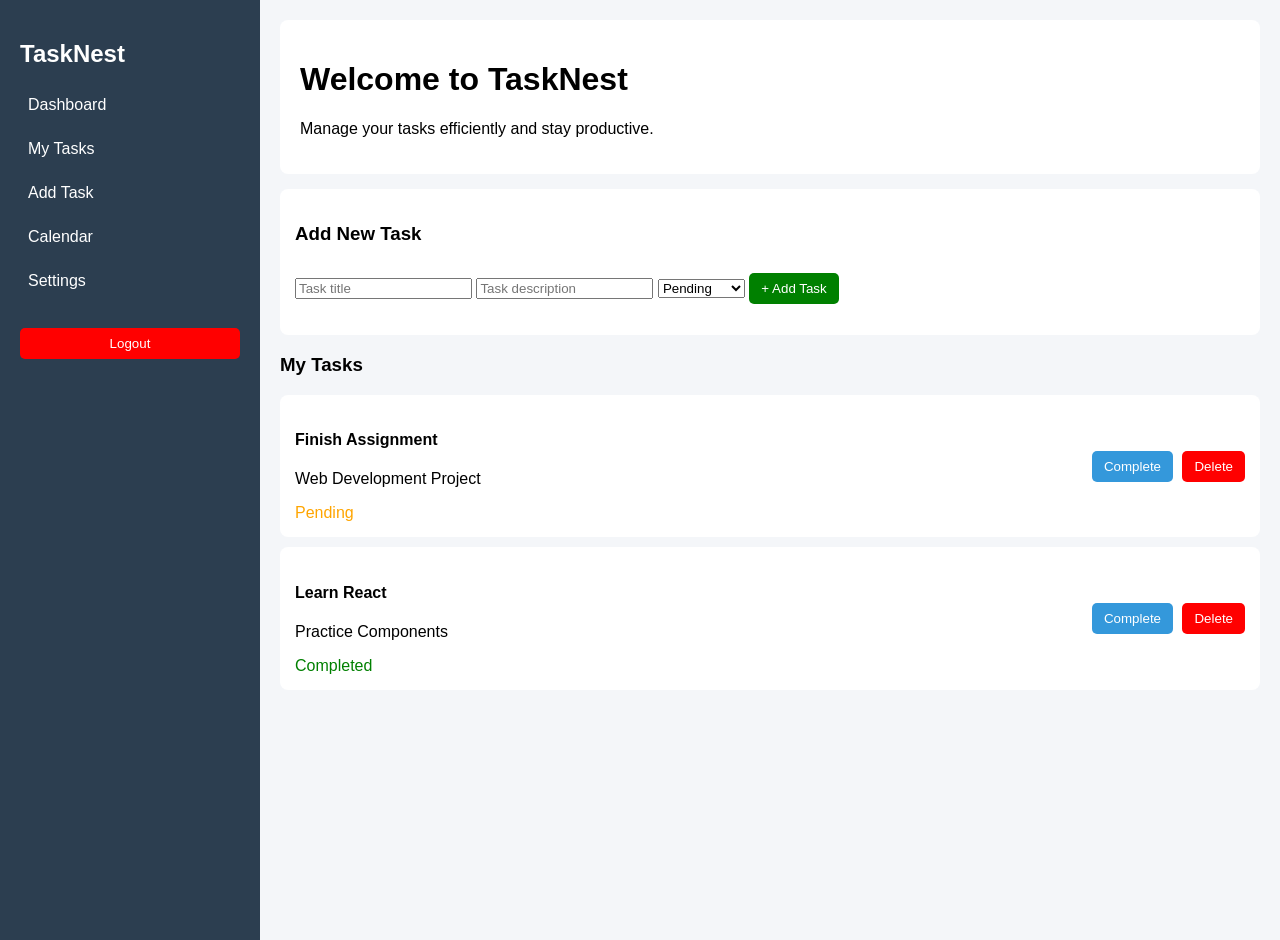
<file: index.html>
<!doctype html>
<html lang="en">
  <head>
    <meta charset="UTF-8" />
    <title>TaskNest Dashboard</title>
    <link rel="stylesheet" href="style.css" />
  </head>

  <body>
    <div class="container">
      <!-- SIDEBAR -->
      <div class="sidebar">
        <h2>TaskNest</h2>

        <a href="index.html">Dashboard</a>
        <a href="task.html">My Tasks</a>
        <a href="add-task.html">Add Task</a>
        <a href="calendar.html">Calendar</a>
        <a href="settings.html">Settings</a>

        <button class="logout">Logout</button>
      </div>

      <!-- MAIN CONTENT -->
      <div class="main">
        <!-- HEADER -->
        <div class="header">
          <h1>Welcome to TaskNest</h1>
          <p>Manage your tasks efficiently and stay productive.</p>
        </div>

        <!-- ADD TASK -->
        <div class="card">
          <h3>Add New Task</h3>

          <form id="taskForm">
            <input type="text" id="title" placeholder="Task title" required />

            <input
              type="text"
              id="description"
              placeholder="Task description"
              required
            />

            <select id="status">
              <option value="Pending">Pending</option>
              <option value="Completed">Completed</option>
            </select>

            <button type="submit" class="add-btn">+ Add Task</button>
          </form>

          <p id="message"></p>
        </div>

        <h3>My Tasks</h3>

        <div id="taskList"></div>

        <div class="task-card">
          <div>
            <h4>Finish Assignment</h4>
            <p>Web Development Project</p>
            <span class="pending">Pending</span>
          </div>

          <div class="buttons">
            <button class="complete">Complete</button>
            <button class="delete">Delete</button>
          </div>
        </div>

        <div class="task-card">
          <div>
            <h4>Learn React</h4>
            <p>Practice Components</p>
            <span class="completed">Completed</span>
          </div>

          <div class="buttons">
            <button class="complete">Complete</button>
            <button class="delete">Delete</button>
          </div>
        </div>
      </div>
    </div>

    <script>
      const form = document.getElementById("taskForm");

      form.addEventListener("submit", async function (e) {
        e.preventDefault();

        const task = {
          title: document.getElementById("title").value,
          description: document.getElementById("description").value,
          status: document.getElementById("status").value,
        };

        try {
          const response = await fetch("http://localhost:3000/tasks", {
            method: "POST",
            headers: {
              "Content-Type": "application/json",
            },
            body: JSON.stringify(task),
          });

          if (!response.ok) {
            throw new Error("Failed to save task");
          }

          document.getElementById("message").textContent =
            "  Task added successfully!";

          form.reset();
        } catch (error) {
          document.getElementById("message").textContent =
            " Error adding task.";
        }
      });
    </script>

    <script>
      const API = "http://localhost:3000/tasks";

      /* LOAD TASKS */
      async function loadTasks() {
        const res = await fetch(API);
        const tasks = await res.json();

        const taskList = document.getElementById("taskList");
        taskList.innerHTML = "";

        tasks.forEach((task) => {
          taskList.innerHTML += `
      <div class="task-card">

        <div>
          <h4>${task.title}</h4>
          <p>${task.description}</p>

          <span class="${task.status === "Completed" ? "completed" : "pending"}">
            ${task.status}
          </span>
        </div>

        <div class="buttons">

          <button class="complete" onclick="completeTask('${task._id}')">
            Complete
          </button>

          <button class="delete" onclick="deleteTask('${task._id}')">
            Delete
          </button>

        </div>

      </div>
    `;
        });
      }

      /* COMPLETE TASK */
      async function completeTask(id) {
        try {
          await fetch(`${API}/${id}`, {
            method: "PUT",
            headers: { "Content-Type": "application/json" },
            body: JSON.stringify({ status: "Completed" }),
          });

          loadTasks();
        } catch (err) {
          console.log("Complete error:", err);
        }
      }

      /* DELETE TASK */
      async function deleteTask(id) {
        try {
          await fetch(`${API}/${id}`, {
            method: "DELETE",
          });

          loadTasks();
        } catch (err) {
          console.log("Delete error:", err);
        }
      }

      /* INIT */
      loadTasks();
    </script>
  </body>
</html>
</file>
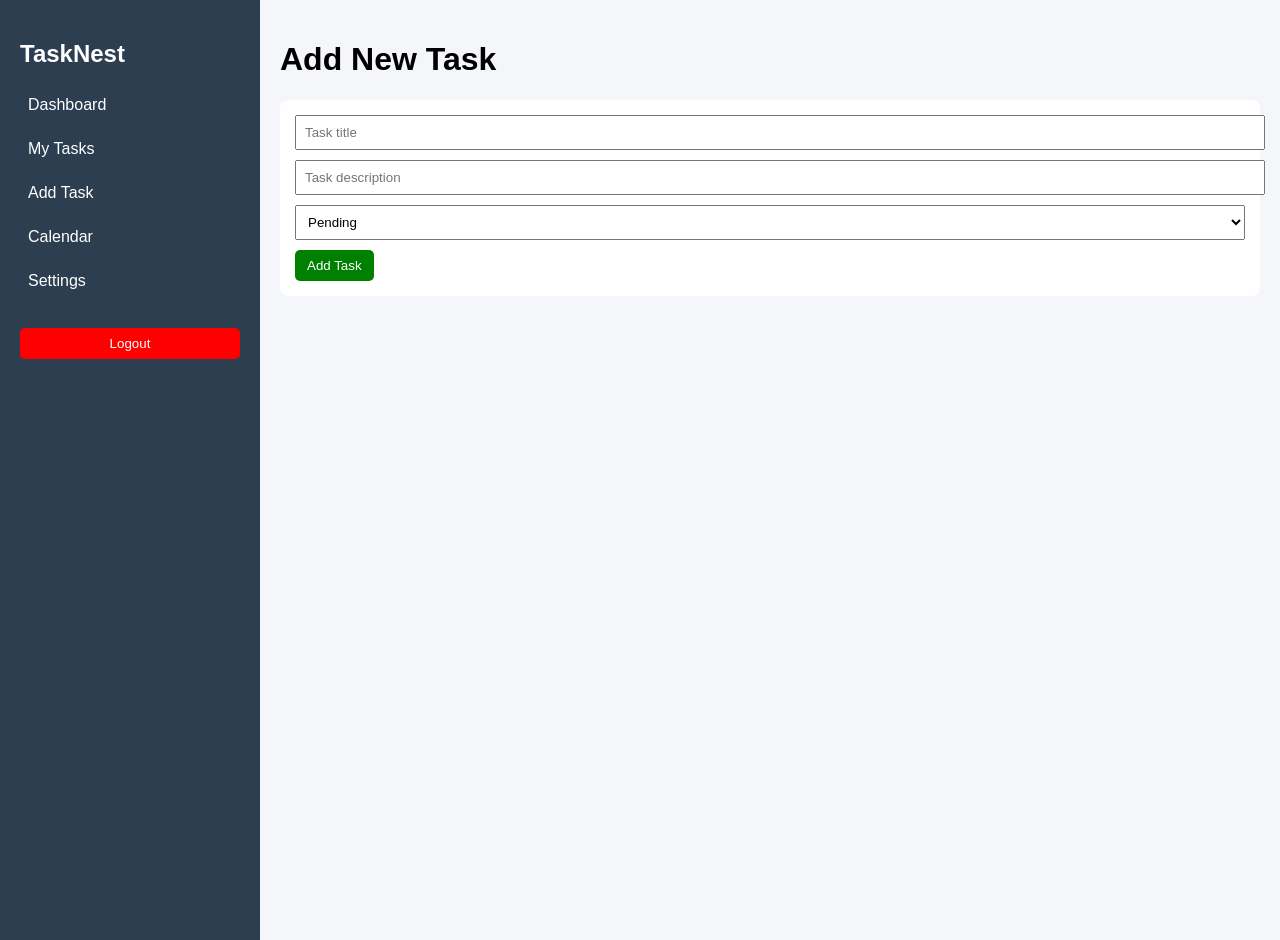
<file: add-task.html>
<!doctype html>
<html>
  <head>
    <title>Add Task - TaskNest</title>
    <link rel="stylesheet" href="style.css" />
  </head>

  <body>
    <div class="container">
      <div class="sidebar">
        <h2>TaskNest</h2>
        <a href="index.html">Dashboard</a>
        <a href="task.html">My Tasks</a>
        <a href="add-task.html">Add Task</a>
        <a href="calendar.html">Calendar</a>
        <a href="settings.html">Settings</a>
        <button class="logout">Logout</button>
      </div>

      <div class="main">
        <h1>Add New Task</h1>

        <div class="card">
          <input
            type="text"
            placeholder="Task title"
            style="width: 100%; padding: 8px; margin-bottom: 10px"
          />
          <input
            type="text"
            placeholder="Task description"
            style="width: 100%; padding: 8px; margin-bottom: 10px"
          />

          <select style="width: 100%; padding: 8px">
            <option>Pending</option>
            <option>Completed</option>
          </select>

          <button class="add-btn">Add Task</button>
        </div>
      </div>
    </div>
  </body>
</html>
</file>
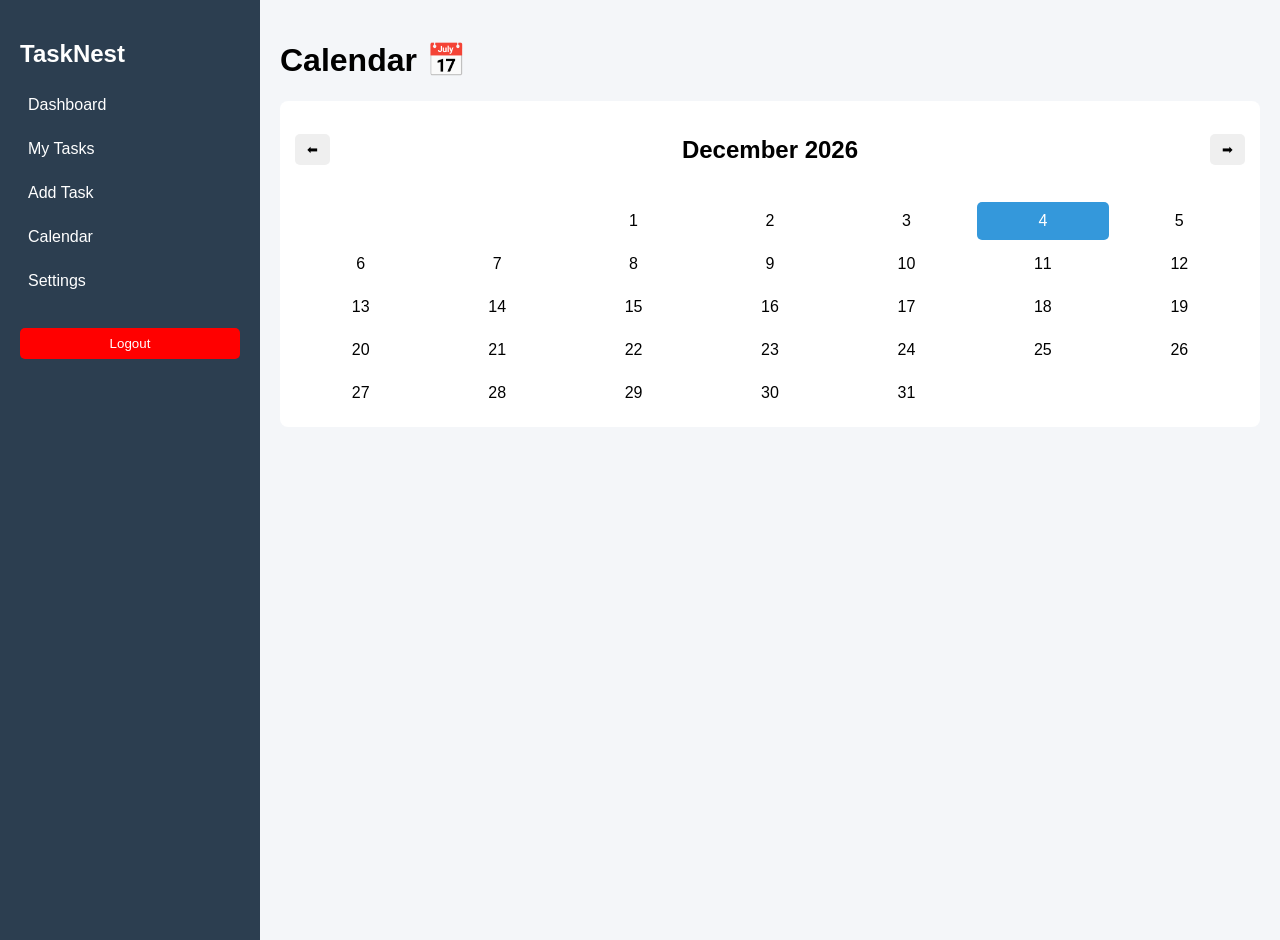
<file: calendar.html>
<!doctype html>
<html>
  <head>
    <title>Calendar - TaskNest</title>
    <link rel="stylesheet" href="style.css" />
  </head>

  <body>
    <div class="container">
      <!-- SIDEBAR -->
      <div class="sidebar">
        <h2>TaskNest</h2>

        <a href="index.html">Dashboard</a>
        <a href="task.html">My Tasks</a>
        <a href="add-task.html">Add Task</a>
        <a href="calendar.html">Calendar</a>
        <a href="settings.html">Settings</a>

        <button class="logout">Logout</button>
      </div>

      <!-- MAIN -->
      <div class="main">
        <h1>Calendar 📅</h1>

        <div class="card">
          <div
            style="
              display: flex;
              justify-content: space-between;
              align-items: center;
            "
          >
            <button onclick="prevMonth()">⬅</button>
            <h2 id="monthYear"></h2>
            <button onclick="nextMonth()">➡</button>
          </div>

          <br />

          <div
            id="calendar"
            style="
              display: grid;
              grid-template-columns: repeat(7, 1fr);
              gap: 5px;
            "
          ></div>
        </div>
      </div>
    </div>

    <script>
      let date = new Date();

      function renderCalendar() {
        const calendar = document.getElementById("calendar");
        const monthYear = document.getElementById("monthYear");

        calendar.innerHTML = "";

        const year = date.getFullYear();
        const month = date.getMonth();

        const firstDay = new Date(year, month, 1).getDay();
        const lastDate = new Date(year, month + 1, 0).getDate();

        const months = [
          "January",
          "February",
          "March",
          "April",
          "May",
          "June",
          "July",
          "August",
          "September",
          "October",
          "November",
          "December",
        ];

        monthYear.innerText = months[month] + " " + year;

        // empty cells before start
        for (let i = 0; i < firstDay; i++) {
          let empty = document.createElement("div");
          calendar.appendChild(empty);
        }

        // days
        for (let day = 1; day <= lastDate; day++) {
          let dayBox = document.createElement("div");

          dayBox.innerText = day;
          dayBox.style.padding = "10px";
          dayBox.style.textAlign = "center";
          dayBox.style.background = "white";
          dayBox.style.borderRadius = "5px";
          dayBox.style.cursor = "pointer";

          // highlight today
          let today = new Date();
          if (
            day === today.getDate() &&
            month === today.getMonth() &&
            year === today.getFullYear()
          ) {
            dayBox.style.background = "#3498db";
            dayBox.style.color = "white";
          }

          calendar.appendChild(dayBox);
        }
      }

      function nextMonth() {
        date.setMonth(date.getMonth() + 1);
        renderCalendar();
      }

      function prevMonth() {
        date.setMonth(date.getMonth() - 1);
        renderCalendar();
      }

      renderCalendar();
    </script>
  </body>
</html>
</file>
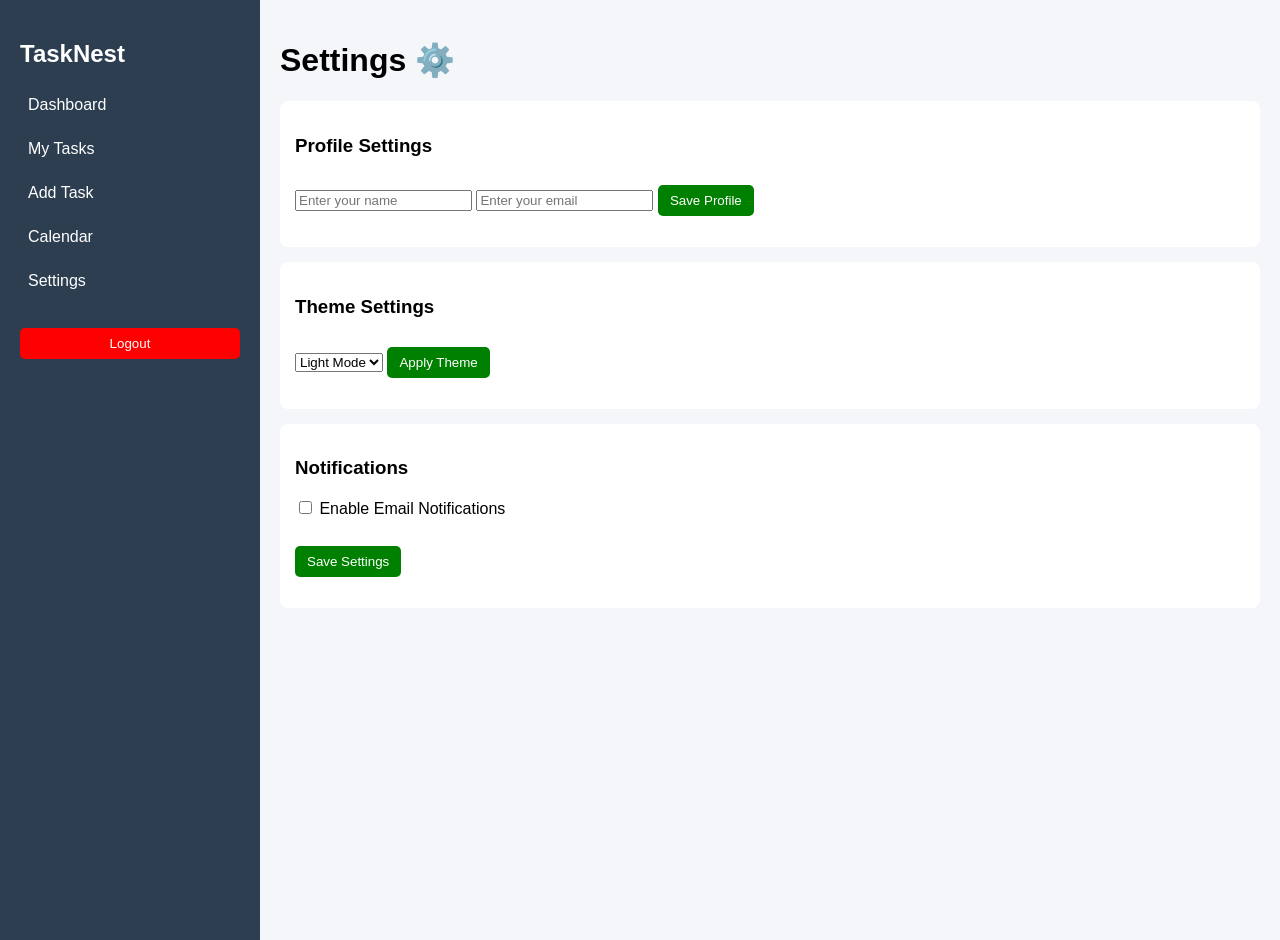
<file: settings.html>
<!doctype html>
<html>
  <head>
    <title>Settings - TaskNest</title>
    <link rel="stylesheet" href="style.css" />
  </head>

  <body>
    <div class="container">
      <!-- SIDEBAR -->
      <div class="sidebar">
        <h2>TaskNest</h2>

        <a href="index.html">Dashboard</a>
        <a href="task.html">My Tasks</a>
        <a href="add-task.html">Add Task</a>
        <a href="calendar.html">Calendar</a>
        <a href="settings.html">Settings</a>

        <button class="logout">Logout</button>
      </div>

      <!-- MAIN -->
      <div class="main">
        <h1>Settings ⚙️</h1>

        <!-- PROFILE -->
        <div class="card">
          <h3>Profile Settings</h3>

          <input id="name" type="text" placeholder="Enter your name" />
          <input id="email" type="email" placeholder="Enter your email" />

          <button onclick="saveProfile()" class="add-btn">Save Profile</button>

          <p id="profileMsg"></p>
        </div>

        <!-- THEME -->
        <div class="card">
          <h3>Theme Settings</h3>

          <select id="theme">
            <option value="light">Light Mode</option>
            <option value="dark">Dark Mode</option>
          </select>

          <button onclick="changeTheme()" class="add-btn">Apply Theme</button>

          <p id="themeMsg"></p>
        </div>

        <!-- NOTIFICATIONS -->
        <div class="card">
          <h3>Notifications</h3>

          <label>
            <input type="checkbox" id="notify" />
            Enable Email Notifications
          </label>

          <br /><br />

          <button onclick="saveSettings()" class="add-btn">
            Save Settings
          </button>

          <p id="notifyMsg"></p>
        </div>
      </div>
    </div>

    <!-- SCRIPT -->
    <script>
      // SAVE PROFILE
      function saveProfile() {
        const name = document.getElementById("name").value;
        const email = document.getElementById("email").value;

        if (!name || !email) {
          document.getElementById("profileMsg").innerText =
            "❌ Please fill all fields";
          return;
        }

        localStorage.setItem("userName", name);
        localStorage.setItem("userEmail", email);

        document.getElementById("profileMsg").innerText = "✅ Profile saved!";
      }

      // CHANGE THEME
      function changeTheme() {
        const theme = document.getElementById("theme").value;

        if (theme === "dark") {
          document.body.style.background = "#1e1e1e";
          document.body.style.color = "white";
        } else {
          document.body.style.background = "#f4f6f9";
          document.body.style.color = "black";
        }

        localStorage.setItem("theme", theme);

        document.getElementById("themeMsg").innerText = "✅ Theme applied!";
      }

      // SAVE NOTIFICATIONS
      function saveSettings() {
        const notify = document.getElementById("notify").checked;

        localStorage.setItem("notifications", notify);

        document.getElementById("notifyMsg").innerText = notify
          ? "🔔 Notifications enabled"
          : "🔕 Notifications disabled";
      }

      // LOAD SAVED SETTINGS
      window.onload = function () {
        document.getElementById("name").value =
          localStorage.getItem("userName") || "";

        document.getElementById("email").value =
          localStorage.getItem("userEmail") || "";

        const savedTheme = localStorage.getItem("theme");

        if (savedTheme === "dark") {
          document.body.style.background = "#1e1e1e";
          document.body.style.color = "white";
          document.getElementById("theme").value = "dark";
        }

        const notify = localStorage.getItem("notifications");
        document.getElementById("notify").checked = notify === "true";
      };
    </script>
  </body>
</html>
</file>
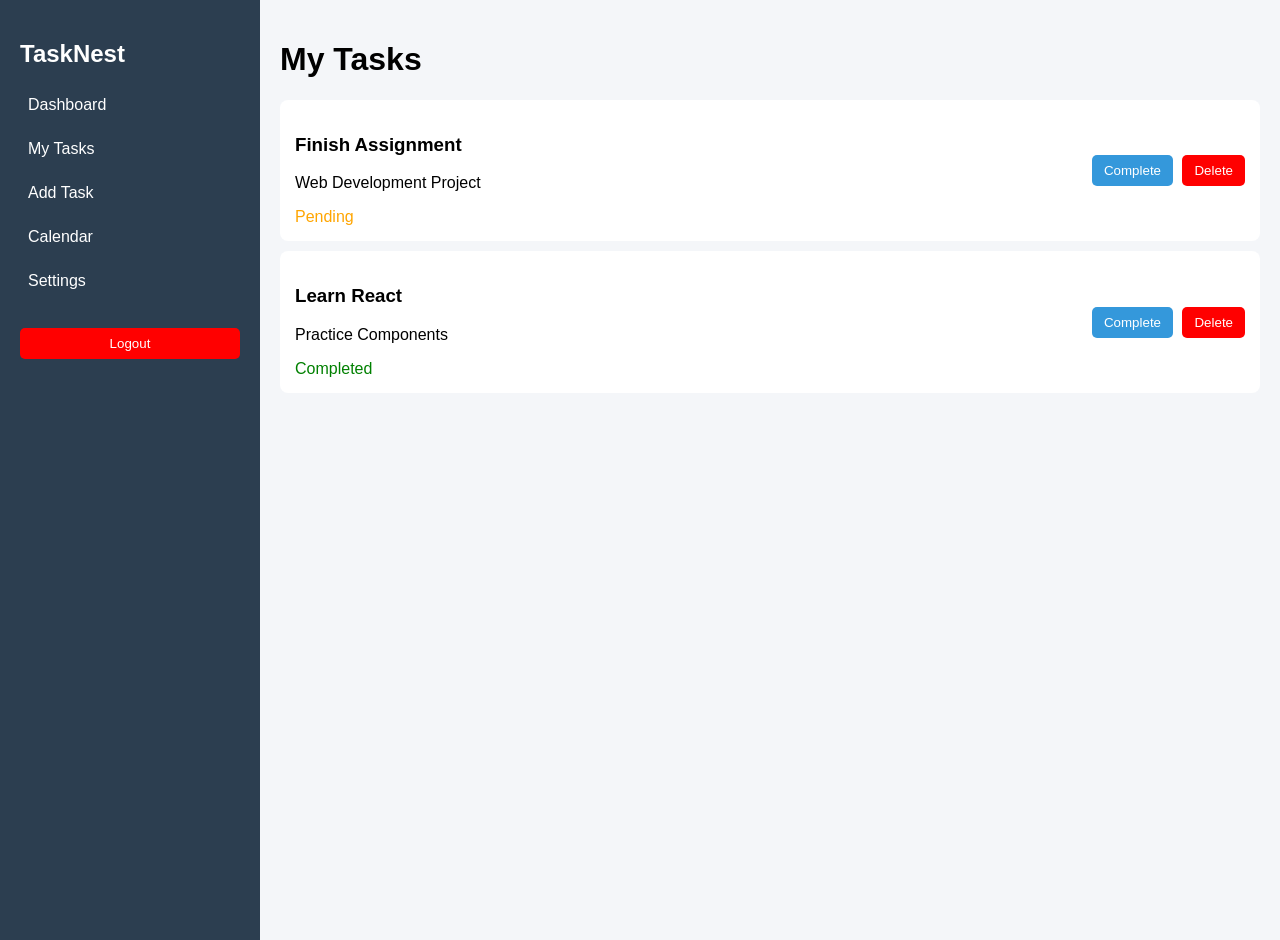
<file: task.html>
<!doctype html>
<html>
  <head>
    <title>My Tasks - TaskNest</title>
    <link rel="stylesheet" href="style.css" />
  </head>

  <body>
    <div class="container">
      <div class="sidebar">
        <h2>TaskNest</h2>
        <a href="index.html">Dashboard</a>
        <a href="task.html">My Tasks</a>
        <a href="add-task.html">Add Task</a>
        <a href="calendar.html">Calendar</a>
        <a href="settings.html">Settings</a>
        <button class="logout">Logout</button>
      </div>

      <div class="main">
        <h1>My Tasks</h1>

        <div class="task-card">
          <div>
            <h3>Finish Assignment</h3>
            <p>Web Development Project</p>
            <span class="pending">Pending</span>
          </div>

          <div>
            <button class="complete">Complete</button>
            <button class="delete">Delete</button>
          </div>
        </div>

        <div class="task-card">
          <div>
            <h3>Learn React</h3>
            <p>Practice Components</p>
            <span class="completed">Completed</span>
          </div>

          <div>
            <button class="complete">Complete</button>
            <button class="delete">Delete</button>
          </div>
        </div>
      </div>
    </div>
  </body>
</html>
</file>
<file: style.css>
body {
  font-family: Arial, sans-serif;
  margin: 0;
  background: #f4f6f9;
}

.container {
  display: flex;
}

/* Sidebar */
.sidebar {
  width: 220px;
  background: #2c3e50;
  color: white;
  height: 100vh;
  padding: 20px;
}

.sidebar h2 {
  margin-bottom: 20px;
}

.sidebar a {
  display: block;
  color: white;
  text-decoration: none;
  margin: 10px 0;
  padding: 8px;
  border-radius: 5px;
}

.sidebar a:hover {
  background: #34495e;
}

/* Main */
.main {
  flex: 1;
  padding: 20px;
}

.header {
  background: white;
  padding: 20px;
  border-radius: 8px;
}

/* Card */
.card {
  background: white;
  padding: 15px;
  margin-top: 15px;
  border-radius: 8px;
}

/* Task Card */
.task-card {
  background: white;
  padding: 15px;
  margin-top: 10px;
  border-radius: 8px;
  display: flex;
  justify-content: space-between;
  align-items: center;
}

/* Status */
.pending {
  color: orange;
}

.completed {
  color: green;
}

/* Buttons */
button {
  padding: 8px 12px;
  border: none;
  cursor: pointer;
  border-radius: 5px;
}

.add-btn {
  background: green;
  color: white;
  margin-top: 10px;
}

.complete {
  background: #3498db;
  color: white;
  margin-right: 5px;
}

.delete {
  background: red;
  color: white;
}

.logout {
  margin-top: 20px;
  background: red;
  color: white;
  width: 100%;
}
</file>
